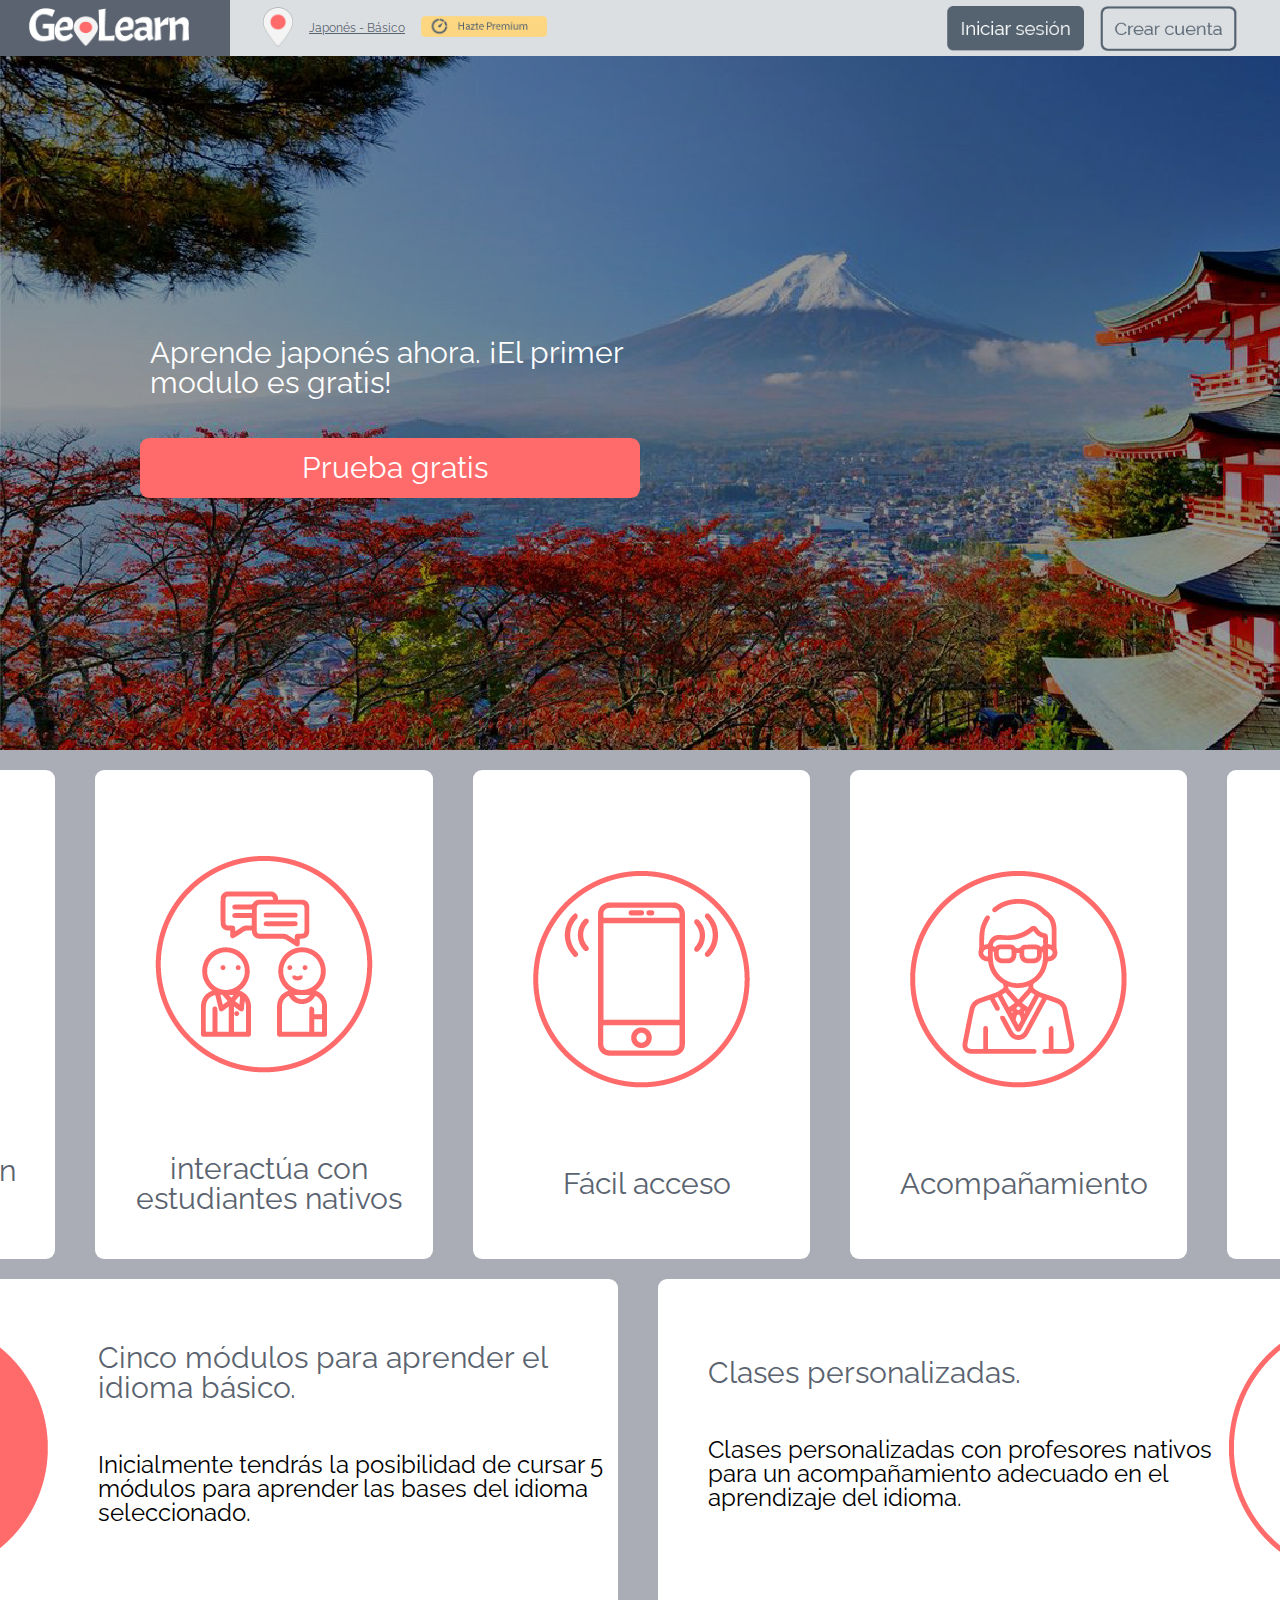
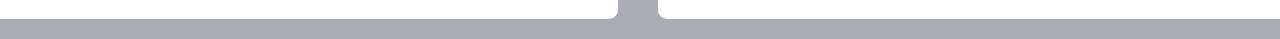
<file: Index.html>
<!DOCTYPE html>
<html lang="es">

<head>
    <meta charset="utf-8">
    <meta http-equiv="X-UA-Compatible" content="IE=edge">

    <meta name="viewport" content="width=device-width, initial-scale=1">
    <link rel="icon" type="image/x-icon" href="Imagenes/favicon.ico" />

    <link href="https://fonts.googleapis.com/css?family=Raleway" rel="stylesheet">
     <link rel="icon" type="image/x-icon" src="Imagenes/favicon.ico" />

    <link rel="stylesheet" href="https://maxcdn.bootstrapcdn.com/bootstrap/4.0.0-beta.2/css/bootstrap.min.css" integrity="sha384-PsH8R72JQ3SOdhVi3uxftmaW6Vc51MKb0q5P2rRUpPvrszuE4W1povHYgTpBfshb" crossorigin="anonymous">

    <title>Geolearn</title>
    <link rel="stylesheet" href="reset.css">
    <link rel="stylesheet" href="style.css">


    <script src="https://code.jquery.com/jquery-2.2.0.min.js"></script>
    <script src="https://code.highcharts.com/highcharts.js"></script>
    <script src="https://code.highcharts.com/modules/data.js"></script>
    <script src="js.js"></script>

    <script type="text/javascript">
        $(function() {
            $('.close').click(function() {
                $('.ad').css('display', 'none');
            })
        })
    </script>
</head>

<body>
    <div class="header">

        <div class="logo">
            <img src="Imagenes/logo.png" alt="" width="160px" height="38px">
        </div>

        <div class="idioma">
            <a href=""><img src="Imagenes/idio.png" alt="" width="30px" height="40px"></a>
            <a href="BasicoA.html"><span id="japo">Japonés - Básico</span></a>
            <a href=""><img src="Imagenes/botonPremiun.png" alt="" width="126px" height="21px"></a>
        </div>

        <div class="user">


            <a href="Lecciones.html"><img src="Imagenes/iniciarSesion.png" alt="" width="137px" height="45px"></a>
            <a href="Perfil.html"><img src="Imagenes/crearCuenta.png" alt="" width="137px" height="45px"></a>
        </div>
        <a href="#" class="nav-trigger"><span></span></a>
    </div>

    <div class="logoInicio">
        <div class="logo">
            <img src="Imagenes/logo.png" alt="" width="160px" height="38px" id="logo">
            <img src="Imagenes/ico.png" alt="" id="login">
        </div>
    </div>

    <div class="imagenInicio">
        <div class="contenidoInicio">
            <div class="textoImagenInicio">
                <h1>Aprende japonés ahora. ¡El primer modulo es gratis!</h1>
            </div>
            <div class="botonImagenInicio">
                <a href="Lecciones.html">
                    <div class="textoInicio">
                        <h1>Prueba gratis</h1>
                    </div>
                </a>
            </div>
        </div>
    </div>

    <div class="informacionInicio">
        <div class="informacionUno">
            <div class="informacion">
                <div class="imagenInfo">
                    <img src="Imagenes/chat.png">
                </div>
                <div>
                    <div class="line"></div>
                </div>
                <div class="textoInfo">
                    <h1>Conversatorios en foros </h1>
                </div>
            </div>
            <div class="informacion">
                <div class="imagenInfo">
                    <img src="Imagenes/hablando.png">
                </div>
                <div>
                    <div class="line"></div>
                </div>
                <div class="textoInfo">
                    <h1>interactúa con estudiantes nativos </h1>
                </div>
            </div>
            <div class="informacion">
                <div class="imagenInfo">
                    <img src="Imagenes/celular.png">
                </div>
                <div>
                    <div class="line"></div>
                </div>
                <div class="textoInfo">
                    <h1>Fácil acceso</h1>
                </div>
            </div>
            <div class="informacion">
                <div class="imagenInfo">
                    <img src="Imagenes/profesor.png">
                </div>
                <div>
                    <div class="line"></div>
                </div>
                <div class="textoInfo">
                    <h1>Acompañamiento </h1>
                </div>
            </div>
            <div class="informacion">
                <div class="imagenInfo">
                    <img src="Imagenes/diploma.png">
                </div>
                <div>
                    <div class="line"></div>
                </div>
                <div class="textoInfo">
                    <h1>Certificación</h1>
                </div>
            </div>
        </div>
        <div class="informacionUno">
            <div class="informacionDos">
                <div class="imagenInfoDos">
                    <img src="Imagenes/cinco.png">
                </div>
                <div class="textoInfoDos">
                    <div class="tituloInfoDos">
                        <h1>Cinco módulos para aprender el idioma básico.</h1>
                    </div>
                    <div>
                        <h2>Inicialmente tendrás la posibilidad de cursar 5 módulos para aprender las bases del idioma seleccionado.</h2>
                    </div>
                </div>
            </div>
            <div class="informacionDos">
                <div class="textoInfoDos">
                    <div class="tituloInfoDos">
                        <h1>Clases personalizadas.</h1>
                    </div>
                    <div>
                        <h2>Clases personalizadas con profesores nativos para un acompañamiento adecuado en el aprendizaje del idioma.</h2>
                    </div>
                </div>
                <div class="imagenInfoDos">
                    <img src="Imagenes/profesorDos.png">
                </div>
            </div>

        </div>
    </div>

</body>

</html>
</file>
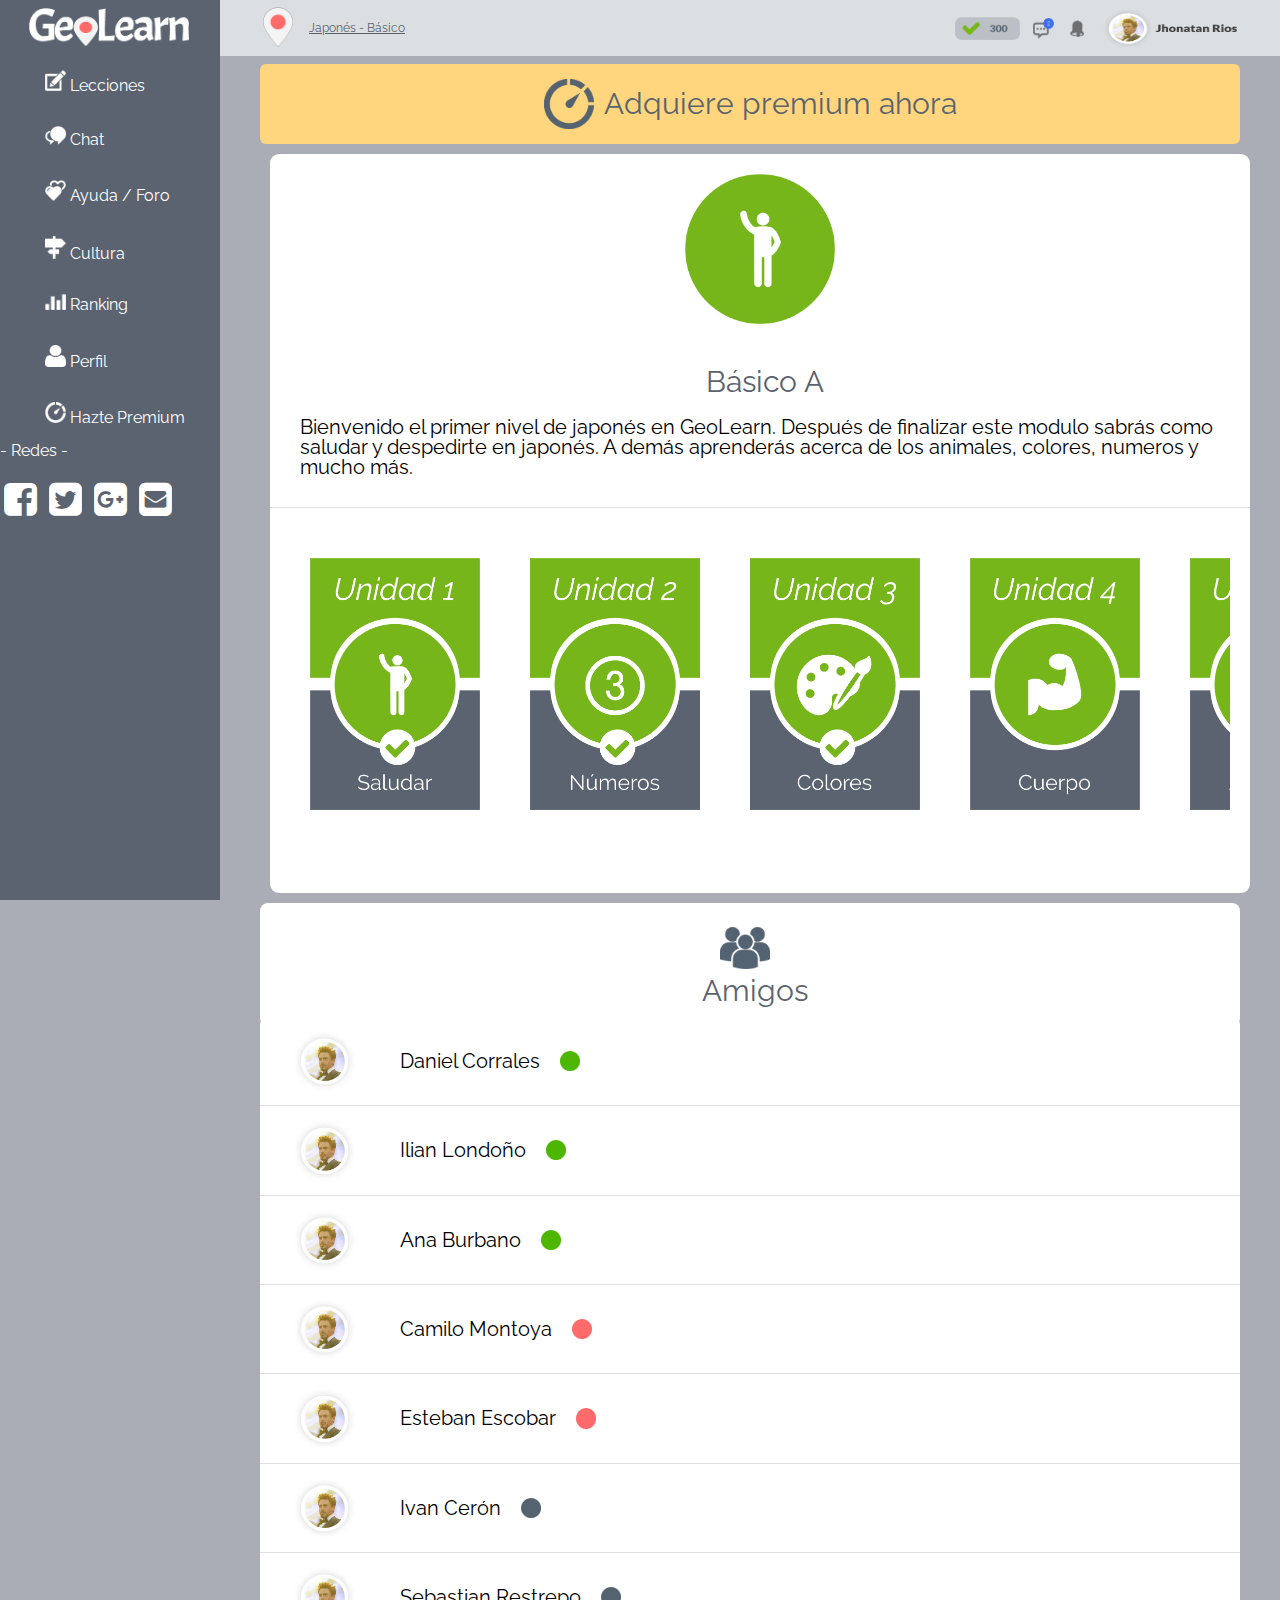
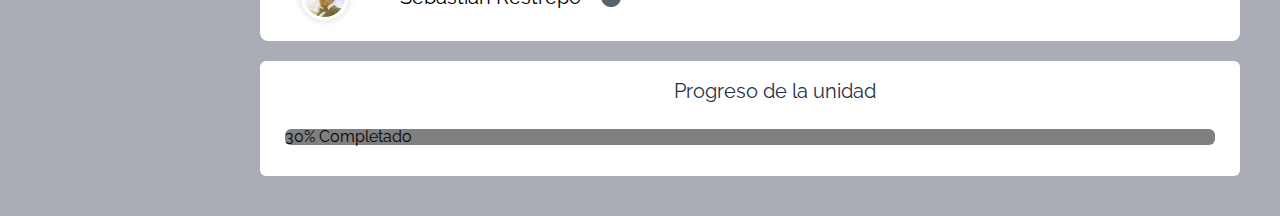
<file: BasicoA.html>
<!DOCTYPE html>
<html lang="es">

<head>
    <meta charset="utf-8">
    <meta http-equiv="X-UA-Compatible" content="IE=edge">

    <meta name="viewport" content="width=device-width, initial-scale=1">
	<link rel="icon" type="image/x-icon" href="Imagenes/favicon.ico" />

    <link href="https://fonts.googleapis.com/css?family=Raleway" rel="stylesheet">

    <link rel="stylesheet" href="https://maxcdn.bootstrapcdn.com/bootstrap/4.0.0-beta.2/css/bootstrap.min.css" integrity="sha384-PsH8R72JQ3SOdhVi3uxftmaW6Vc51MKb0q5P2rRUpPvrszuE4W1povHYgTpBfshb" crossorigin="anonymous">
    <link href="//maxcdn.bootstrapcdn.com/font-awesome/4.1.0/css/font-awesome.min.css" rel="stylesheet">
    <link href="https://maxcdn.bootstrapcdn.com/bootstrap/3.3.5/css/bootstrap.min.css" rel="stylesheet" integrity="sha256-MfvZlkHCEqatNoGiOXveE8FIwMzZg4W85qfrfIFBfYc= sha512-dTfge/zgoMYpP7QbHy4gWMEGsbsdZeCXz7irItjcC3sPUFtf0kuFbDz/ixG7ArTxmDjLXDmezHubeNikyKGVyQ==" crossorigin="anonymous">

    <title>Geolearn</title>
    <link rel="stylesheet" href="reset.css">
    <link rel="stylesheet" href="style.css">

    <script src="https://code.jquery.com/jquery-2.2.0.min.js"></script>
    <script src="https://code.highcharts.com/highcharts.js"></script>
    <script src="https://code.highcharts.com/modules/data.js"></script>
    <script src="js.js"></script>

    <script type="text/javascript">
        $(function() {
            $('.close').click(function() {
                $('.ad').css('display', 'none');
            })
        })
    </script>

</head>

<body>

    <div class="header">

        <div class="logo">
            <a href="Index.html"><img src="Imagenes/logo.png" alt="" width="160px" height="38px"></a>
        </div>

        <div class="idioma">
            <a href=""><img src="Imagenes/idio.png" alt="" width="30px" height="40px"></a>
            <a href="BasicoA.html"><span id="japo">Japonés - Básico</span></a>
        </div>

        <div class="user">
            <img src="Imagenes/puntaje.png" alt="" width="65px" height="23px" class="punt">
            <a href=""><img src="Imagenes/notiChat.png" alt="" width="21px" height="21px"></a>
            <a href=""><img src="Imagenes/notifi.png" alt="" width="14px" height="17px"></a>
            <a href="Perfil.html"><img src="Imagenes/user.png" alt="" width="137px" height="45px"></a>
        </div>
        <a href="#" class="nav-trigger"><span></span></a>
    </div>

    <div class="side-nav">
        <div class="logo">
            <a href="Index.html"><img src="Imagenes/logo.png" alt="" width="160px" height="38px" id="logo"></a>
            <a href="Index.html"><img src="Imagenes/ico.png" alt="" id="login"></a>
        </div>
        <nav>
            <ul>
                <li>
                    <a href="Lecciones.html">
							<span><img src="Imagenes/icoLecc.png" alt="" width="21px"></span>
							<span>Lecciones</span>
						</a>
                    <ul>
                        <li><a href="BasicoA.html"><span class="submenu">Básico A</span></a></li>
                        <li><a href="BasicoA.html"><span class="submenu">Básico B</span></a></li>
                        <li><a href="BasicoA.html"><span class="submenu">Intermedio A</span></a></li>
                        <li><a href="BasicoA.html"><span class="submenu">Intermedio B</span></a></li>
                        <li><a href="BasicoA.html"><span class="submenu">Avanzado</span></a></li>
                    </ul>
                </li>
                <li>
                    <a href="#">
							<span><img src="Imagenes/icoChat.png" alt="" width="21px"></span>
							<span>Chat</span>
						</a>
                </li>
                <li>
                    <a href="#">
							<span><img src="Imagenes/icoAyu.png" alt="" width="21px"></span>
							<span>Ayuda / Foro</span>
						</a>
                </li>
                <li>
                    <a href="#">
							<span><img src="Imagenes/icoCult.png" alt="" width="21px"></span>
							<span>Cultura</span>
						</a>
                </li>
                <li>
                    <a href="#">
							<span><img src="Imagenes/icoRank.png" alt="" width="21px"></span>
							<span>Ranking</span>
						</a>
                </li>
                <li>
                    <a href="Perfil.html">
							<span><img src="Imagenes/icoUser.png" alt="" width="21px"></span>
							<span>Perfil</span>
						</a>
                </li>
                <li>
                    <a href="#">
							<span><img src="Imagenes/icoPrem.png" alt="" width="21px"></span>
							<span>Hazte Premium</span>
						</a>
                </li>
            </ul>
        </nav>
        <div class="line"></div>
        <footer>
            <div class="text-center center-block">
                <p class="txt-railway">- Redes -</p>
                <br />
                <a href="https://www.facebook.com/bootsnipp"><i id="social-fb" class="fa fa-facebook-square fa-3x social"></i></a>
                <a href="https://twitter.com/bootsnipp"><i id="social-tw" class="fa fa-twitter-square fa-3x social"></i></a>
                <a href="https://plus.google.com/+Bootsnipp-page"><i id="social-gp" class="fa fa-google-plus-square fa-3x social"></i></a>
                <a href="mailto:bootsnipp@gmail.com"><i id="social-em" class="fa fa-envelope-square fa-3x social"></i></a>
            </div>
        </footer>

    </div>

    <div class="main-content">


        <div class="premium">
            <div class="tituloprog">
                <img src="Imagenes/reloj.png" alt="" width="50px">

                <h1 class="premiumTitulo">Adquiere premium ahora</h1>


            </div>

        </div>


        <div class="row">
            <div class="col-sm-8">
                <div class="nivelBasico">
                    <div class="tituloOrden">
                        <div class="imagenTitulo">
                            <img src="Imagenes/lecci1.png" alt="" width="150px">
                        </div>
                        <div class="imagenTitulo">
                            <h1>Básico A</h1>

                        </div>
                        <div class="textoTitulo">
                            <h2>Bienvenido el primer nivel de japonés en GeoLearn. Después de finalizar este modulo sabrás como saludar y despedirte en japonés. A demás aprenderás acerca de los animales, colores, numeros y mucho más. </h2>
                        </div>
                    </div>
                    <div class="line"></div>
                    <div class="contenidoOrden">
                        <div class="elementosContenido">
                            <div class="elementoIni">
                                <a href=""><img src="Imagenes/bA1.png" alt="" width="170px"  class="uni"></a>
                            </div>
                            <div class="elemento">
                                <a href=""><img src="Imagenes/bA2.png" alt="" width="170px"  class="uni"></a>
                            </div>
                            <div class="elemento">
                                <a href=""><img src="Imagenes/bA3.png" alt="" width="170px"  class="uni"></a>
                            </div>
                            <div class="elemento">
                                <a href=""><img src="Imagenes/bA4.png" alt="" width="170px"  class="uni"></a>
                            </div>
                            <div class="elemento">
                                <a href=""><img src="Imagenes/bA5.png" alt="" width="170px"  class="uni"></a>
                            </div>
                            <div class="elementoFinal">
                                <a href=""><img src="Imagenes/bA6.png" alt="" width="170px"  class="uni"></a>
                            </div>
                        </div>
                    </div>
                </div>
            </div>
            <div class="col-sm-4">
                <div class="amigos">
                    <div class="divImagen">
                        <img src="Imagenes/amigos.png" alt="" width="50px">
                    </div>
                    <span>
                     <h1>Amigos</h1>
                        </span>
                </div>
                <div class="line"></div>
                <div class="scrolleando">
                    <div class="amiguitos">
                        <div class="fotito">
                            <img src="Imagenes/userRan.png" alt="" width="70px">
                        </div>

                        <h5 class="nomb">Daniel Corrales</h5>

                        <div class="conectado">
                            <img src="Imagenes/verde.png" alt="" width="20px">
                        </div>

                    </div>
                    <div class="line"></div>
                    <div class="amiguitos">
                        <div class="fotito">
                            <img src="Imagenes/userRan.png" alt="" width="70px">
                        </div>

                        <h5 class="nomb">Ilian Londoño</h5>

                        <div class="conectado">
                            <img src="Imagenes/verde.png" alt="" width="20px">
                        </div>
                    </div>
                    <div class="line"></div>
                    <div class="amiguitos">
                        <div class="fotito">
                            <img src="Imagenes/userRan.png" alt="" width="70px">
                        </div>

                        <h2 class="nomb">Ana Burbano</h2>

                        <div class="conectado">
                            <img src="Imagenes/verde.png" alt="" width="20px">
                        </div>
                    </div>

                    <div class="line"></div>
                    <div class="amiguitos">
                        <div class="fotito">
                            <img src="Imagenes/userRan.png" alt="" width="70px">
                        </div>

                        <h2 class="nomb">Camilo Montoya</h2>

                        <div class="conectado">
                            <img src="Imagenes/rojo.png" alt="" width="20px">
                        </div>
                    </div>

                    <div class="line"></div>
                    <div class="amiguitos">
                        <div class="fotito">
                            <img src="Imagenes/userRan.png" alt="" width="70px">
                        </div>

                        <h2 class="nomb">Esteban Escobar</h2>

                        <div class="conectado">
                            <img src="Imagenes/rojo.png" alt="" width="20px">
                        </div>
                    </div>
                    <div class="line"></div>
                    <div class="amiguitos">
                        <div class="fotito">
                            <img src="Imagenes/userRan.png" alt="" width="70px">
                        </div>

                        <h2 class="nomb">Ivan Cerón</h2>

                        <div class="conectado">
                            <img src="Imagenes/gris.png" alt="" width="20px">
                        </div>
                    </div>
                    <div class="line"></div>
                    <div class="amiguitos">
                        <div class="fotito">
                            <img src="Imagenes/userRan.png" alt="" width="70px">
                        </div>

                        <h2 class="nomb">Sebastian Restrepo</h2>

                        <div class="conectado">
                            <img src="Imagenes/gris.png" alt="" width="20px">
                        </div>
                    </div>
                </div>
            </div>
            <div class="col-sm-12">
                <div class="progreso">
                    <div class="tituloprog">
                        <h2 class="nombre">Progreso de la unidad</h2>
                    </div>
                    <div class="barra">
                        <div class="progressBar">
                            <div class="progress-bar progress-bar-success" role="progressbar" aria-valuenow="40" aria-valuemin="0" aria-valuemax="100" style="width:40%">
                                30% Completado
                            </div>
                        </div>
                    </div>


                </div>
            </div>

        </div>
    </div>

</body>

</html>
</file>
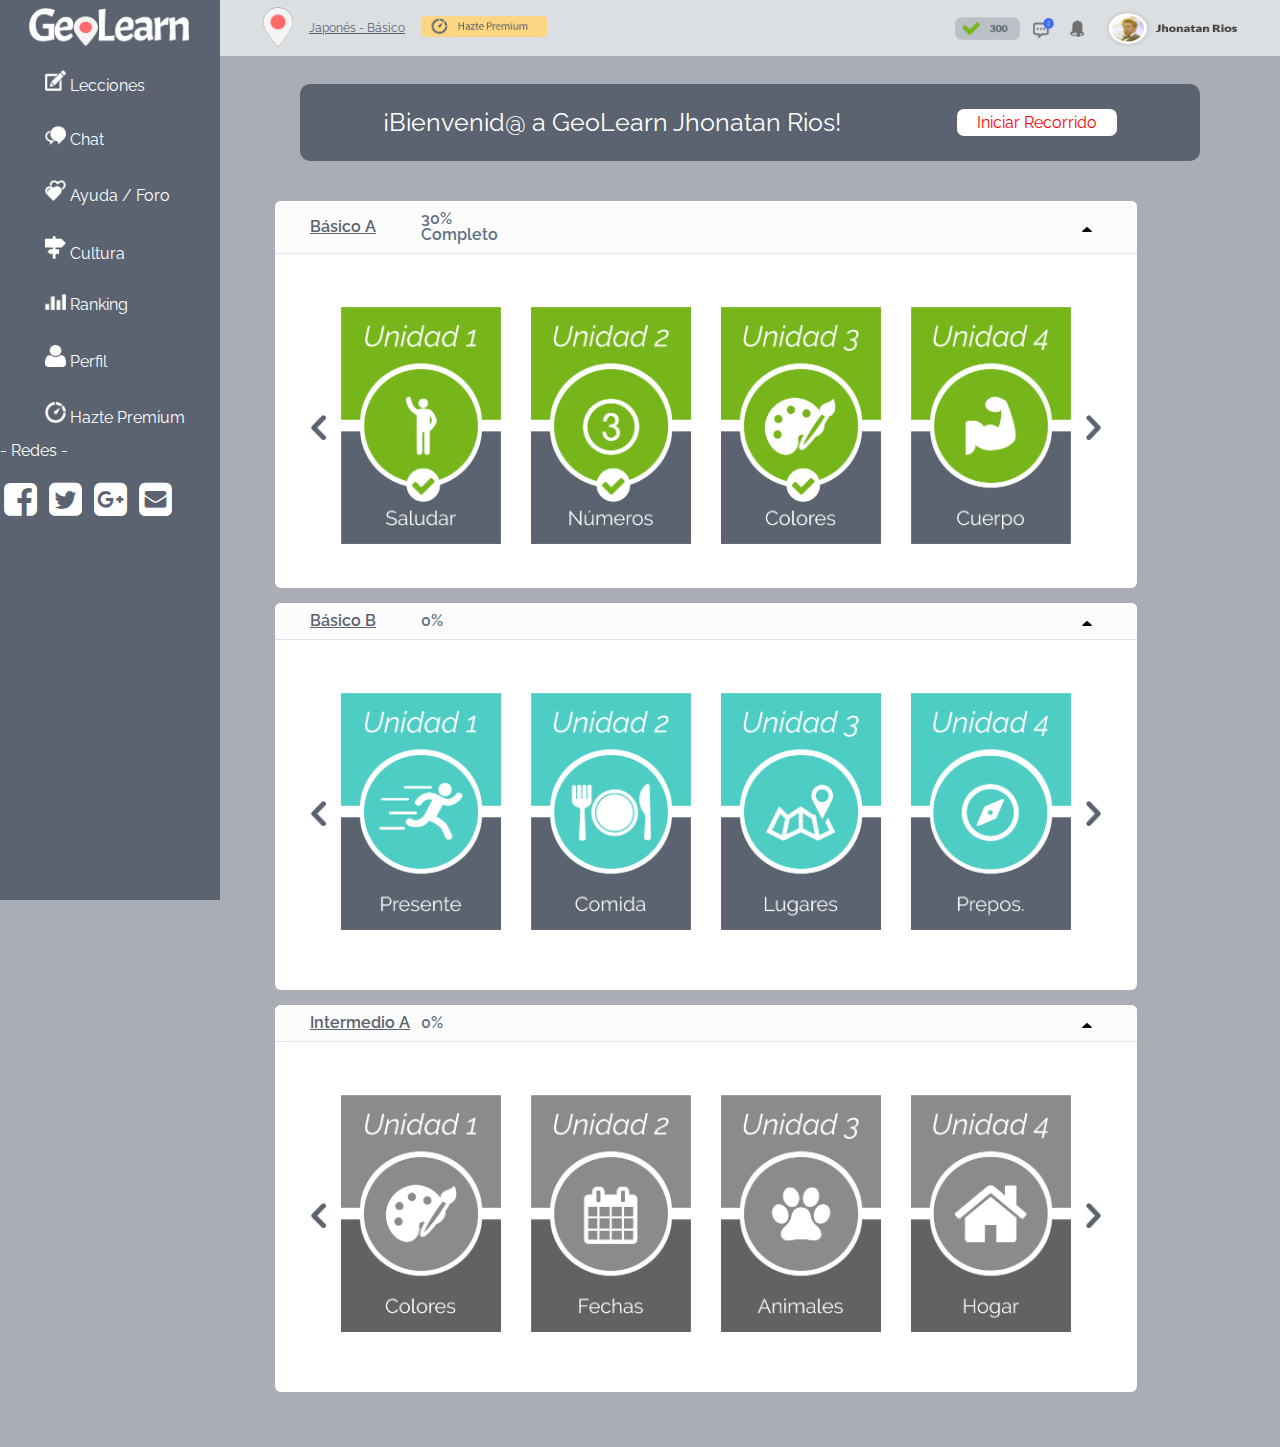
<file: Lecciones.html>
<!DOCTYPE html>
<html lang="es">

<head>
    <meta charset="utf-8">
    <meta http-equiv="X-UA-Compatible" content="IE=edge">

    <meta name="viewport" content="width=device-width, initial-scale=1">

    <link href="https://fonts.googleapis.com/css?family=Raleway" rel="stylesheet">
    <link rel="icon" type="image/x-icon" href="Imagenes/favicon.ico" />

    <link rel="stylesheet" href="https://maxcdn.bootstrapcdn.com/bootstrap/4.0.0-beta.2/css/bootstrap.min.css" integrity="sha384-PsH8R72JQ3SOdhVi3uxftmaW6Vc51MKb0q5P2rRUpPvrszuE4W1povHYgTpBfshb" crossorigin="anonymous">
    <link href="//maxcdn.bootstrapcdn.com/font-awesome/4.1.0/css/font-awesome.min.css" rel="stylesheet">
    <link href="https://maxcdn.bootstrapcdn.com/bootstrap/3.3.5/css/bootstrap.min.css" rel="stylesheet" integrity="sha256-MfvZlkHCEqatNoGiOXveE8FIwMzZg4W85qfrfIFBfYc= sha512-dTfge/zgoMYpP7QbHy4gWMEGsbsdZeCXz7irItjcC3sPUFtf0kuFbDz/ixG7ArTxmDjLXDmezHubeNikyKGVyQ==" crossorigin="anonymous">

    <title>Geolearn</title>
    <link rel="stylesheet" href="reset.css">
    <link rel="stylesheet" href="style.css">


    <script src="https://code.jquery.com/jquery-2.2.0.min.js"></script>
    <script src="https://code.highcharts.com/highcharts.js"></script>
    <script src="https://code.highcharts.com/modules/data.js"></script>
    <script src="js.js"></script>

    <script type="text/javascript">
        $(function() {
            $('.close').click(function() {
                $('.ad').css('display', 'none');
            })
        })
    </script>
</head>

<body>
    <div class="header">

        <div class="logo">
            <a href="Index.html"><img src="Imagenes/logo.png" alt="" width="160px" height="38px"></a>
        </div>

        <div class="idioma">
            <a href=""><img src="Imagenes/idio.png" alt="" width="30px" height="40px"></a>
            <a href="BasicoA.html"><span id="japo">Japonés - Básico</span></a>
            <a href=""><img src="Imagenes/botonPremiun.png" alt="" width="126px" height="21px"></a>
        </div>

        <div class="user">
            <img src="Imagenes/puntaje.png" alt="" width="65px" height="23px" class="punt">
            <a href=""><img src="Imagenes/notiChat.png" alt="" width="21px" height="21px"></a>
            <a href=""><img src="Imagenes/notifi.png" alt="" width="14px" height="17px"></a>
            <a href="Perfil.html"><img src="Imagenes/user.png" alt="" width="137px" height="45px"></a>
        </div>
        <a href="#" class="nav-trigger"><span></span></a>
    </div>

    <div class="side-nav">
        <div class="logo">
            <a href="Index.html"><img src="Imagenes/logo.png" alt="" width="160px" height="38px" id="logo"></a>
            <a href="Index.html"><img src="Imagenes/ico.png" alt="" id="login"></a>
        </div>
        <nav>
            <ul>
                <li>
                    <a href="Lecciones.html">
							<span><img src="Imagenes/icoLecc.png" alt="" width="21px"></span>
							<span>Lecciones</span>
						</a>
                    <ul>
                        <li><a href="BasicoA.html"><span class="submenu">Básico A</span></a></li>
                        <li><a href="BasicoA.html"><span class="submenu">Básico B</span></a></li>
                        <li><a href="BasicoA.html"><span class="submenu">Intermedio A</span></a></li>
                        <li><a href="BasicoA.html"><span class="submenu">Intermedio B</span></a></li>
                        <li><a href="BasicoA.html"><span class="submenu">Avanzado</span></a></li>
                    </ul>
                </li>
                <li>
                    <a href="#">
							<span><img src="Imagenes/icoChat.png" alt="" width="21px"></span>
							<span>Chat</span>
						</a>
                </li>
                <li>
                    <a href="#">
							<span><img src="Imagenes/icoAyu.png" alt="" width="21px"></span>
							<span>Ayuda / Foro</span>
						</a>
                </li>
                <li>
                    <a href="#">
							<span><img src="Imagenes/icoCult.png" alt="" width="21px"></span>
							<span>Cultura</span>
						</a>
                </li>
                <li>
                    <a href="#">
							<span><img src="Imagenes/icoRank.png" alt="" width="21px"></span>
							<span>Ranking</span>
						</a>
                </li>
                <li>
                    <a href="Perfil.html">
							<span><img src="Imagenes/icoUser.png" alt="" width="21px"></span>
							<span>Perfil</span>
						</a>
                </li>
                <li>
                    <a href="#">
							<span><img src="Imagenes/icoPrem.png" alt="" width="21px"></span>
							<span>Hazte Premium</span>
						</a>
                </li>
            </ul>
        </nav>
        <div class="line"></div>
        <footer>
            <div class="text-center center-block">
                <p class="txt-railway">- Redes -</p>
                <br />
                <a href="https://www.facebook.com/bootsnipp"><i id="social-fb" class="fa fa-facebook-square fa-3x social"></i></a>
                <a href="https://twitter.com/bootsnipp"><i id="social-tw" class="fa fa-twitter-square fa-3x social"></i></a>
                <a href="https://plus.google.com/+Bootsnipp-page"><i id="social-gp" class="fa fa-google-plus-square fa-3x social"></i></a>
                <a href="mailto:bootsnipp@gmail.com"><i id="social-em" class="fa fa-envelope-square fa-3x social"></i></a>
            </div>
        </footer>

    </div>

    <div class="main-content">
        <div class="container">
            <div class="row">
                <div class="main">

                    <div>
                        <div class="bienve">
                            <spam>
                                <h3 class="bien">¡Bienvenid@ a GeoLearn Jhonatan Rios!</h3>
                            </spam>
                            <div>
                                <div class="boton">Iniciar Recorrido</div>
                            </div>
                        </div>
                    </div>

                    <div class="widget">
                        <div class="title">
                            <h2 class="titu"><a href="BasicoA.html">Básico A</a></h2>
                            <div class="progress">
                                <div class="progress-bar progress-bar-success" role="progressbar" aria-valuenow="40" aria-valuemin="0" aria-valuemax="100" style="width:30%">
                                    30% Completo
                                </div>
                            </div>
                            <div class="mas">
                                <img src="Imagenes/masLecc.png" alt="" width="10px" height="5px">
                            </div>
                        </div>
                        <div class="leccion">
                            <img src="Imagenes/left.png" alt="" width="15px" height="25px">
                            <a href=""><img src="Imagenes/bA1.png" alt="" width="160px" height="237px" class="uni"></a>
                            <a href="" id="lecci2"><img src="Imagenes/bA2.png" alt="" width="160px" height="237px" class="uni"></a>
                            <a href="" id="lecci3"><img src="Imagenes/bA3.png" alt="" width="160px" height="237px" class="uni"></a>
                            <a href="" id="lecci4"><img src="Imagenes/bA4.png" alt="" width="160px" height="237px" class="uni"></a>
                            <img src="Imagenes/right.png" alt="" width="15px" height="25px">
                        </div>
                    </div>

                    <div class="widget">
                        <div class="title">
                            <h2 class="titu"><a href="perfil.html">Básico B</a></h2>
                            <div class="progress">
                                <div class="progress-bar progress-bar-success" role="progressbar" aria-valuenow="0" aria-valuemin="0" aria-valuemax="100" style="width:8%">
                                    0%
                                </div>
                            </div>
                            <div class="mas">
                                <img src="Imagenes/masLecc.png" alt="" width="10px" height="5px">
                            </div>
                        </div>
                        <div class="leccion">
                            <img src="Imagenes/left.png" alt="" width="15px" height="25px">
                            <a href=""><img src="Imagenes/bB1.png" alt="" width="160px" height="237px" class="uni"></a>
                            <a href="" id="lecci2"><img src="Imagenes/bB2.png" alt="" width="160px" height="237px" class="uni"></a>
                            <a href="" id="lecci3"><img src="Imagenes/bB3.png" alt="" width="160px" height="237px" class="uni"></a>
                            <a href="" id="lecci4"><img src="Imagenes/bB4.png" alt="" width="160px" height="237px" class="uni"></a>
                            <img src="Imagenes/right.png" alt="" width="15px" height="25px">
                        </div>
                    </div>

                    <div class="widget">
                        <div class="title">
                            <h2 class="titu"><a href="perfil.html">Intermedio A</a></h2>
                            <div class="progress">
                                <div class="progress-bar progress-bar-success" role="progressbar" aria-valuenow="0" aria-valuemin="0" aria-valuemax="100" style="width:8%">
                                    0%
                                </div>
                            </div>
                            <div class="mas">
                                <img src="Imagenes/masLecc.png" alt="" width="10px" height="5px">
                            </div>
                        </div>
                        <div class="leccion">
                            <img src="Imagenes/left.png" alt="" width="15px" height="25px">
                            <a href=""><img src="Imagenes/iA1.png" alt="" width="160px" height="237px" class="uni"></a>
                            <a href="" id="lecci2"><img src="Imagenes/iA2.png" alt="" width="160px" height="237px" class="uni"></a>
                            <a href="" id="lecci3"><img src="Imagenes/iA3.png" alt="" width="160px" height="237px" class="uni"></a>
                            <a href="" id="lecci4"><img src="Imagenes/iA4.png" alt="" width="160px" height="237px" class="uni"></a>
                            <img src="Imagenes/right.png" alt="" width="15px" height="25px">
                        </div>
                    </div>
                </div>
            </div>
        </div>
    </div>

</body>

</html>
</file>
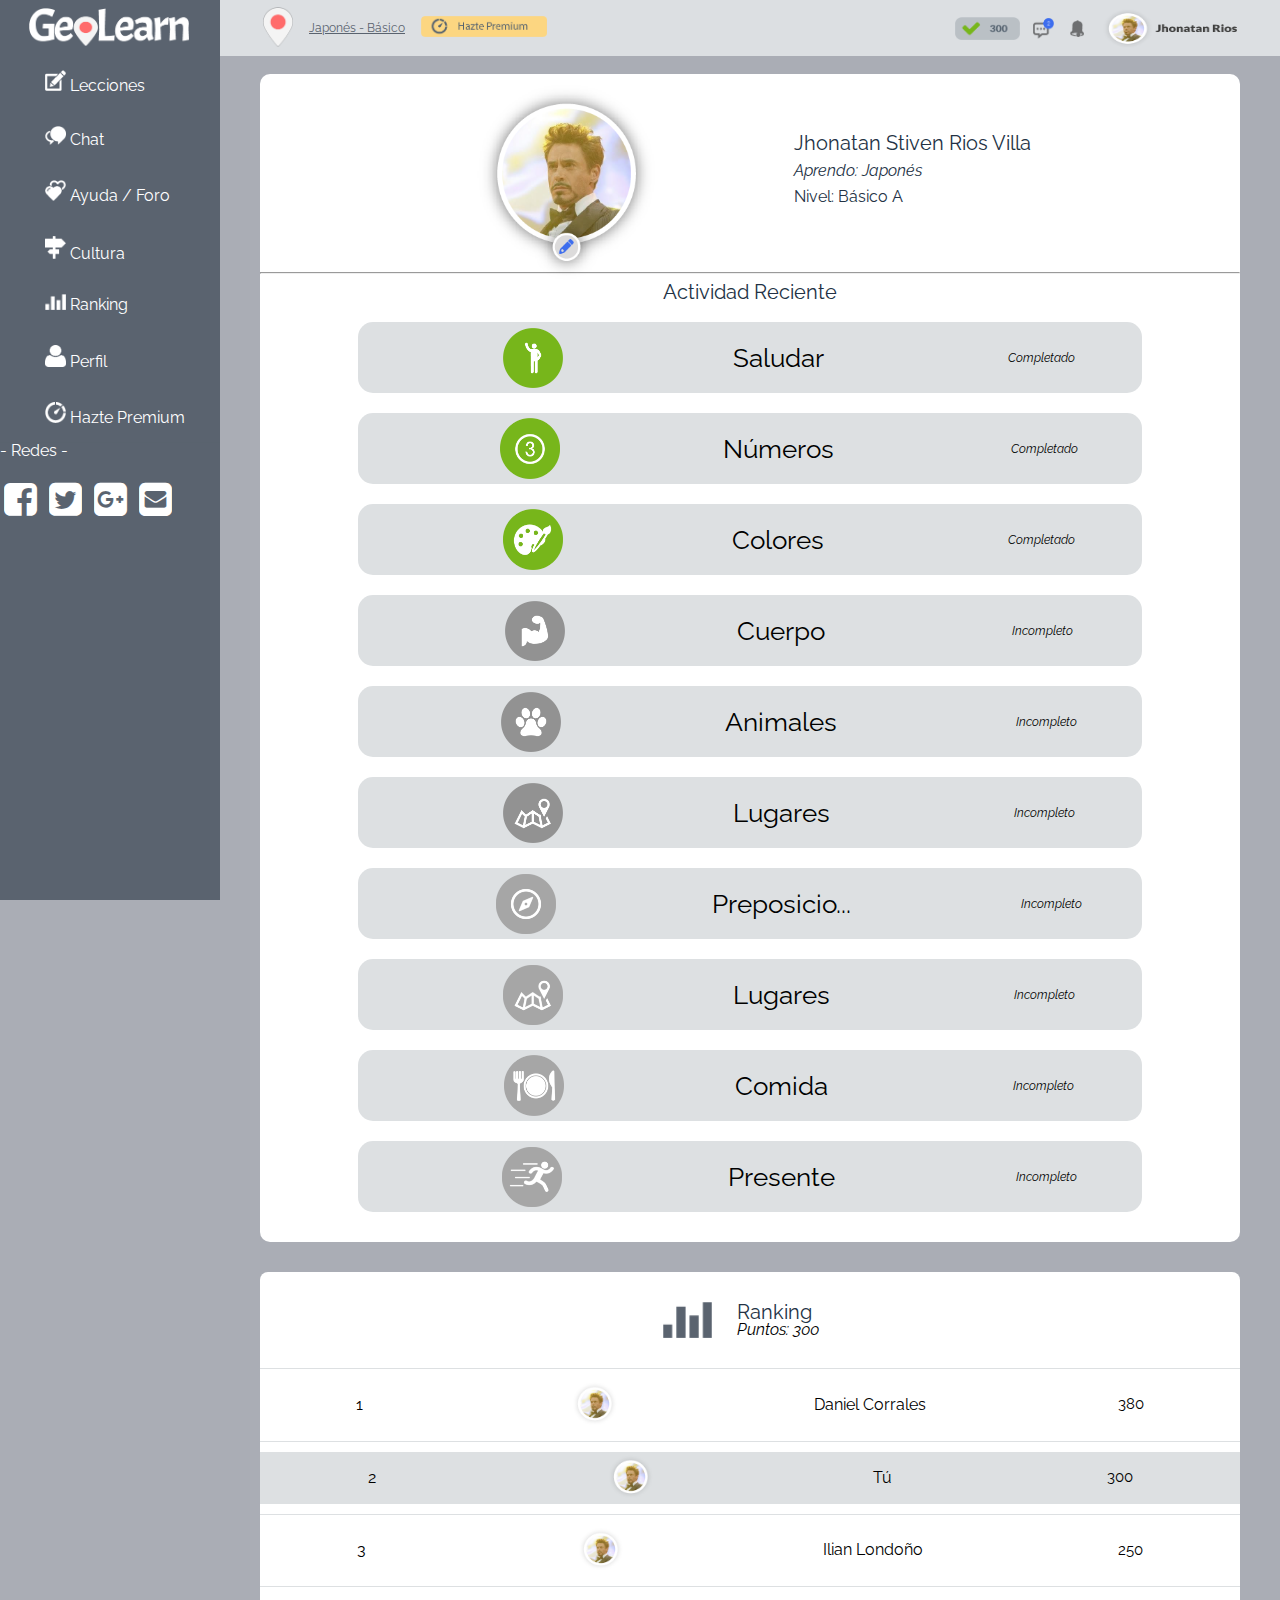
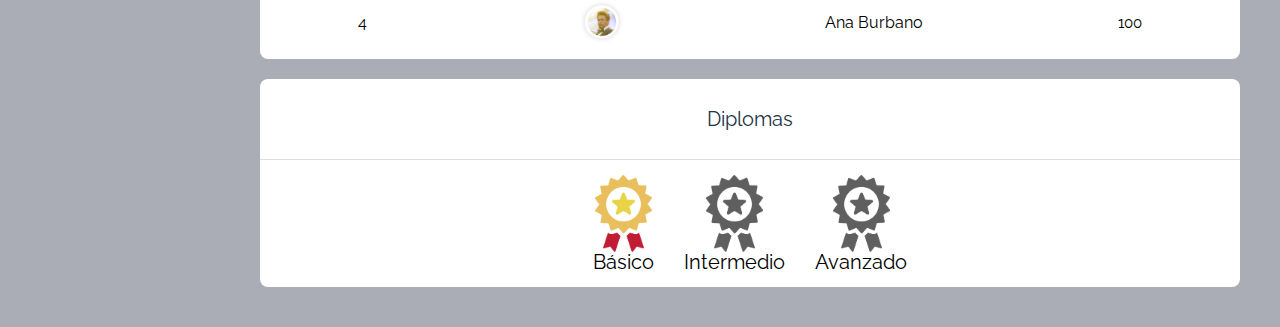
<file: Perfil.html>
<!DOCTYPE html>
<html lang="es">

<head>
    <meta charset="utf-8">
    <meta http-equiv="X-UA-Compatible" content="IE=edge">

    <meta name="viewport" content="width=device-width, initial-scale=1">

    <link href="https://fonts.googleapis.com/css?family=Raleway" rel="stylesheet">
    <link rel="icon" type="image/x-icon" href="Imagenes/favicon.ico" />

    <link rel="stylesheet" href="https://maxcdn.bootstrapcdn.com/bootstrap/4.0.0-beta.2/css/bootstrap.min.css" integrity="sha384-PsH8R72JQ3SOdhVi3uxftmaW6Vc51MKb0q5P2rRUpPvrszuE4W1povHYgTpBfshb" crossorigin="anonymous">
    <link href="//maxcdn.bootstrapcdn.com/font-awesome/4.1.0/css/font-awesome.min.css" rel="stylesheet">
    <link href="https://maxcdn.bootstrapcdn.com/bootstrap/3.3.5/css/bootstrap.min.css" rel="stylesheet" integrity="sha256-MfvZlkHCEqatNoGiOXveE8FIwMzZg4W85qfrfIFBfYc= sha512-dTfge/zgoMYpP7QbHy4gWMEGsbsdZeCXz7irItjcC3sPUFtf0kuFbDz/ixG7ArTxmDjLXDmezHubeNikyKGVyQ==" crossorigin="anonymous">

    <title>Geolearn</title>
    <link rel="stylesheet" href="reset.css">
    <link rel="stylesheet" href="style.css">

    <script src="https://code.jquery.com/jquery-2.2.0.min.js"></script>
    <script src="https://code.highcharts.com/highcharts.js"></script>
    <script src="https://code.highcharts.com/modules/data.js"></script>
    <script src="js.js"></script>

    <script type="text/javascript">
        $(function() {
            $('.close').click(function() {
                $('.ad').css('display', 'none');
            })
        })
    </script>

</head>

<body>

    <div class="header">

        <div class="logo">
            <a href="Index.html"><img src="Imagenes/logo.png" alt="" width="160px" height="38px"></a>
        </div>

        <div class="idioma">
            <a href=""><img src="Imagenes/idio.png" alt="" width="30px" height="40px"></a>
            <a href="BasicoA.html"><span id="japo">Japonés - Básico</span></a>
            <a href=""><img src="Imagenes/botonPremiun.png" alt="" width="126px" height="21px"></a>
        </div>

        <div class="user">
            <img src="Imagenes/puntaje.png" alt="" width="65px" height="23px" class="punt">
            <a href=""><img src="Imagenes/notiChat.png" alt="" width="21px" height="21px"></a>
            <a href=""><img src="Imagenes/notifi.png" alt="" width="14px" height="17px"></a>
            <a href="Perfil.html"><img src="Imagenes/user.png" alt="" width="137px" height="45px"></a>
        </div>
        <a href="#" class="nav-trigger"><span></span></a>
    </div>

    <div class="side-nav">
        <div class="logo">
            <a href="Index.html"><img src="Imagenes/logo.png" alt="" width="160px" height="38px" id="logo"></a>
            <a href="Index.html"><img src="Imagenes/ico.png" alt="" id="login"></a>
        </div>
        <nav>
            <ul>
                <li>
                    <a href="Lecciones.html">
							<span><img src="Imagenes/icoLecc.png" alt="" width="21px"></span>
							<span>Lecciones</span>
						</a>
                    <ul>
                        <li><a href="BasicoA.html"><span class="submenu">Básico A</span></a></li>
                        <li><a href="BasicoA.html"><span class="submenu">Básico B</span></a></li>
                        <li><a href="BasicoA.html"><span class="submenu">Intermedio A</span></a></li>
                        <li><a href="BasicoA.html"><span class="submenu">Intermedio B</span></a></li>
                        <li><a href="BasicoA.html"><span class="submenu">Avanzado</span></a></li>
                    </ul>
                </li>
                <li>
                    <a href="#">
							<span><img src="Imagenes/icoChat.png" alt="" width="21px"></span>
							<span>Chat</span>
						</a>
                </li>
                <li>
                    <a href="#">
							<span><img src="Imagenes/icoAyu.png" alt="" width="21px"></span>
							<span>Ayuda / Foro</span>
						</a>
                </li>
                <li>
                    <a href="#">
							<span><img src="Imagenes/icoCult.png" alt="" width="21px"></span>
							<span>Cultura</span>
						</a>
                </li>
                <li>
                    <a href="#">
							<span><img src="Imagenes/icoRank.png" alt="" width="21px"></span>
							<span>Ranking</span>
						</a>
                </li>
                <li>
                    <a href="Perfil.html">
							<span><img src="Imagenes/icoUser.png" alt="" width="21px"></span>
							<span>Perfil</span>
						</a>
                </li>
                <li>
                    <a href="#">
							<span><img src="Imagenes/icoPrem.png" alt="" width="21px"></span>
							<span>Hazte Premium</span>
						</a>
                </li>
            </ul>
        </nav>
        <div class="line"></div>
        <footer>
            <div class="text-center center-block">
                <p class="txt-railway">- Redes -</p>
                <br />
                <a href="https://www.facebook.com/bootsnipp"><i id="social-fb" class="fa fa-facebook-square fa-3x social"></i></a>
                <a href="https://twitter.com/bootsnipp"><i id="social-tw" class="fa fa-twitter-square fa-3x social"></i></a>
                <a href="https://plus.google.com/+Bootsnipp-page"><i id="social-gp" class="fa fa-google-plus-square fa-3x social"></i></a>
                <a href="mailto:bootsnipp@gmail.com"><i id="social-em" class="fa fa-envelope-square fa-3x social"></i></a>
            </div>
        </footer>

    </div>

    <div class="main-content">
        <div class="row">
            <div class="col-sm-8">
                <div class="perfil">
                    <div class="user-descrip">
                        <div class="foto">
                            <img src="Imagenes/fotoUser.png" alt="" width="70%">
                        </div>

                        <div class="nombre">
                            <span>
                         <h2>Jhonatan Stiven Rios Villa</h2>
                           <h3 class="italic">Aprendo: Japonés</h3>
                           <h4>
                               Nivel: Básico A
                           </h4>
                            </span>
                        </div>
                    </div>
                    <hr>
                    <div class="terminado">
                        <div class="nombre">
                            <span>
                             <h2>Actividad Reciente
                                </h2>
                            </span>
                        </div>

                        <div class="ct">
                            <div class="lecci">
                                <img src="Imagenes/lecci1.png" alt="" width="60px">
                            </div>
                            <h2 class="text-lecc">Saludar</h2>
                            <h3 class="italic-text">Completado</h3>
                        </div>
                        <div class="ct">
                            <div class="lecci">
                                <img src="Imagenes/lecci2.png" alt="" width="60px">
                            </div>
                            <h2 class="text-lecc">Números</h2>
                            <h3 class="italic-text">Completado</h3>
                        </div>
                        <div class="ct">
                            <div class="lecci">
                                <img src="Imagenes/lecci3.png" alt="" width="60px">
                            </div>
                            <h2 class="text-lecc">Colores</h2>
                            <h3 class="italic-text">Completado</h3>
                        </div>
                        <div class="ct">
                            <div class="lecci">
                                <img src="Imagenes/lecci4.png" alt="" width="60px">
                            </div>
                            <h2 class="text-lecc">Cuerpo</h2>
                            <h3 class="italic-text">Incompleto</h3>
                        </div>
                        <div class="ct">
                            <div class="lecci">
                                <img src="Imagenes/lecci5.png" alt="" width="60px">
                            </div>
                            <h2 class="text-lecc">Animales</h2>
                            <h3 class="italic-text">Incompleto</h3>
                        </div>
                        <div class="ct">
                            <div class="lecci">
                                <img src="Imagenes/lecci6.png" alt="" width="60px">
                            </div>
                            <h2 class="text-lecc">Lugares</h2>
                            <h3 class="italic-text">Incompleto</h3>
                        </div>
                        <div class="ct">
                            <div class="lecci">
                                <img src="Imagenes/lecci7.png" alt="" width="60px">
                            </div>
                            <h2 class="text-lecc">Preposicio...</h2>
                            <h3 class="italic-text">Incompleto</h3>

                        </div>
                        <div class="ct">
                            <div class="lecci">
                                <img src="Imagenes/lecci8.png" alt="" width="60px">
                            </div>
                            <h2 class="text-lecc">Lugares</h2>
                            <h3 class="italic-text">Incompleto</h3>
                        </div>
                        <div class="ct">
                            <div class="lecci">
                                <img src="Imagenes/lecci9.png" alt="" width="60px">
                            </div>
                            <h2 class="text-lecc">Comida</h2>
                            <h3 class="italic-text">Incompleto</h3>
                        </div>
                        <div class="ct">
                            <div class="lecci">
                                <img src="Imagenes/lecci10.png" alt="" width="60px">
                            </div>
                            <h2 class="text-lecc">Presente</h2>
                            <h3 class="italic-text">Incompleto</h3>
                        </div>
                    </div>
                </div>
            </div>
            <div class="col-sm-4">
                <div class="puntajes">
                    <div class="ranking">
                        <div class="categori">
                            <img src="Imagenes/rank.png" alt="" width="49px">
                            <span>
                         <h2 class="nombre">Ranking</h2>
                           <h3 class="punta">Puntos: 300</h3>
                            </span>
                        </div>
                        <div class="line"></div>
                        <div class="users">
                            <div class="puesto">
                                <h5 class="nom">1</h5>
                            </div>
                            <div class="fot">
                                <img src="Imagenes/userRan.png" alt="" width="50px">
                            </div>

                            <h5 class="nom">Daniel Corrales</h5>

                            <h5 class="ui">380</h5>
                        </div>
                        <div class="line"></div>
                        <div class="users" style="background: rgba(85, 99, 112, 0.2);">
                            <div class="puesto">
                                <h5 class="nom">2</h5>
                            </div>
                            <div class="fot">
                                <img src="Imagenes/userRan.png" alt="" width="50px">
                            </div>
                            <h5 class="nom">Tú</h5>
                            <h5 class="ui">300</h5>
                        </div>
                        <div class="line"></div>
                        <div class="users">
                            <div class="puesto">
                                <h5 class="nom">3</h5>
                            </div>
                            <div class="fot">
                                <img src="Imagenes/userRan.png" alt="" width="50px">
                            </div>

                            <h5 class="nom">Ilian Londoño</h5>

                            <h5 class="ui">250</h5>
                        </div>
                        <div class="line"></div>
                        <div class="users">
                            <div class="puesto">
                                <h5 class="nom">4</h5>
                            </div>
                            <div class="fot">
                                <img src="Imagenes/userRan.png" alt="" width="50px">
                            </div>

                            <h5 class="nom">Ana Burbano</h5>

                            <h5 class="ui">100</h5>
                        </div>
                    </div>
                    <div class="diplomas">
                        <div class="categori">
                            <h2 class="nombre">Diplomas</h2>
                        </div>
                        <div class="line"></div>
                        <div class="diplo">
                            <div class="basi">
                                <img src="Imagenes/diplot.png" alt="" width="57px">
                                <span>
                                <h2>Básico</h2>
                                </span>
                            </div>

                            <div class="basi">
                                <img src="Imagenes/diplof.png" alt="" width="57px">
                                <span>
                                <h2>Intermedio</h2>
                                </span>
                            </div>
                            <div class="basi">
                                <img src="Imagenes/diplof.png" alt="" width="57px">
                                <span>
                                <h2>Avanzado</h2>
                                </span>
                            </div>
                        </div>
                    </div>
                </div>
            </div>
        </div>
    </div>

</body>

</html>
</file>
<file: style.css>
* {
    box-sizing: border-box;
}

body {
    margin: 0;
    padding: 0;
    font-family: 'Raleway', sans-serif;
    background-color: #aaadb5;
    -webkit-font-smoothing: antialiased;
    -moz-osx-font-smoothing: grayscale;
}

.header {
    position: absolute;
    width: 100%;
    z-index: 3;
    height: 56px;
    background-color: #5A636F;
    position: fixed;
}

a {
    color: rgb(90, 99, 111);
}

/* logo in header(mobile version) and side-nav (tablet & desktop) */

#login {
    display: none;
}

.header .logo {
    height: 44px;
    z-index: 1;
    padding: 5px 17px;
    margin-left: 90px;
    align-content: center;
}

.user,
.idioma {
    display: none;
}

.nav-trigger {
    margin-right: 30px;
    float: right;
    margin-top: -40px;
    width: 20px;
    height: 44px;
    display: block;
}

.nav-trigger span,
.nav-trigger span:before,
span:after {
    width: 20px;
    height: 2px;
    background-color: #FFF;
    position: absolute;
}

.nav-trigger span {
    top: 50%;
}

.nav-trigger span:before,
.nav-trigger span:after {
    content: '';
}

.nav-trigger span:before {
    top: -6px;
}

.nav-trigger span:after {
    top: 6px;
}

/* side navigation styles */

.side-nav {
    position: absolute;
    width: 100%;
    background-color: #5A636F;
    z-index: 1;
    display: none;
    position: fixed;
}

.side-nav.visible {
    display: block;
}

.side-nav ul {
    margin: 0;
    padding: 0;
}

.side-nav ul li {
    padding: 16px 50px;
    position: relative;
    transition: .2s all ease;
    align-content: center;
}

.side-nav ul li.active:before {
    content: '';
    position: absolute;
    width: 4px;
    height: 100%;
    top: 0;
    left: 0;
    background-color: #fff;
}

.side-nav li > ul {
    display: none;
}

.side-nav li:hover > ul {
    display: block;
    font-size: 10px;
}

.side-nav ul li a {
    color: #fff;
    display: block;
    text-decoration: none;
}

.side-nav ul li:hover {
    background: rgba(255, 255, 255, 0.2);
}

2 .side-nav ul li span:nth-child(2) {
    margin-left: 10px;
    font-size: 14px;
    font-weight: 600;
}


.footer {
    margin-top: 50px;
}

.txt-railway {
    color: white;
}

.social:hover {
    -webkit-transform: scale(1.1);
    -moz-transform: scale(1.1);
    -o-transform: scale(1.1);
}

.social {
    color: white;
    -webkit-transform: scale(0.8);
    /* Browser Variations: */
    -moz-transform: scale(0.8);
    -o-transform: scale(0.8);
    -webkit-transition-duration: 0.5s;
    -moz-transition-duration: 0.5s;
    -o-transition-duration: 0.5s;
}

/*Multicoloured Hover Variations*/

#social-fb:hover {
    color: #3B5998;
}

#social-tw:hover {
    color: #4099FF;
}

#social-gp:hover {
    color: #d34836;
}

#social-em:hover {
    color: #f39c12;
}

/* main content styles */

.main-content {
    padding: 40px;
    margin-top: 0;
    padding-top: 44px;
    height: 100%;
}

.header .logo {
    height: 44px;
    z-index: 1;
    padding: 10px;
    color: #233245;
}

#lecci4,
#lecci3,
#lecci2 {
    display: none;
}

.main {
    flex-flow: row wrap;
    margin-top: 15px;
}

/* widget content styles */

.widget {
    flex-basis: 80%;
    flex-grow: 10;
    height: 387px;
    margin: 15px;
    width: 100%;
    border-radius: 6px;
    background-color: #ffffff;
}

.widget .title {
    background-color: #fcfcfc;
    border-bottom: 1px solid #dfe4ec;
    padding: 10px;
    border-top-left-radius: 6px;
    border-top-right-radius: 6px;
    color: #617085;
    font-weight: 600;
    width: 100%;

    display: flex;
    flex-direction: row;
    flex-wrap: wrap;
    justify-content: space-between;
    align-content: center;
    align-items: center;
}

.titu {
    width: 100px;
    float: left
}

.progress {
    float: left;
    width: 250px;
    margin-left: -20px;
}

.mas {
    margin-right: 35px;
    float: right;
}

.leccion {
    margin-top: 38px;
    display: flex;
    flex-direction: row;
    flex-wrap: wrap;
    justify-content: center;
    align-content: center;
    align-items: center;
}

.leccion a {
    padding: 15px;
}

.ad {
    width: 350px;
    height: 300px;
    border: 1px solid #ddd;
}

.bienve {
    background: #5A636F;
    color: white;
    display: flex;
    flex-direction: row;
    flex-wrap: wrap;
    justify-content: space-around;
    align-content: center;
    align-items: center;
    margin: 40px;
    border-radius: 10px;
    padding: 25px;
}

.boton {
    display: flex;
    flex-direction: row;
    flex-wrap: wrap;
    justify-content: center;
    align-content: center;
    align-items: center;
    border-radius: 7px;
    background-color: white;
    color: red;
    width: 160px;
    height: 27px;
    margin-top: 10px;
}

.boton:hover {
    background: #4ecdc4;
}

.uni:hover {
    width: 200px;
    height: 274px;
}

.punt {
    margin-right: 5px;
}

/*Perfil version movil*/

.perfil {
    margin-top: 40px;
    background: white;
    width: 100%;
    border-radius: 10px;
    padding-bottom: 30px;
    align-content: center;
}

.user-descrip {
    width: 100%;
    height: 400px;
    padding: 10px 0px;

    display: flex;
    flex-direction: row-reverse;
    flex-wrap: wrap;
    justify-content: center;
    align-content: center;
    align-items: center;
}

.foto {
    margin: 0px 30px;
}

.nombre {
    margin: 0px 25px;
    color: #233245;
    font-size: 20px;

    order: 0;
    flex: 0 1 auto;
    align-self: auto;
}

.punta {
    margin-left: 25px;
    font-style: italic;
}

.italic {
    margin-top: 10px;
    font-style: italic;
    font-size: 16px;
}

h4 {
    margin-top: 10px;
    font-size: 16px;
}

.hr {
    color: #233245;
}

.terminado {
    display: flex;
    flex-direction: column;
    flex-wrap: wrap;
    justify-content: center;
    align-content: center;
    align-items: center;
}

.ct {
    width: 80%;
    height: 71px;
    margin-top: 20px;
    border-radius: 15px;
    background: rgba(85, 99, 112, 0.2);

    display: flex;
    flex-direction: row;
    flex-wrap: wrap;
    justify-content: space-around;
    align-items: center;
    align-content: center;
}

.lecci {
    float: left;
    margin-left: 10%;
    margin-top: 3px;
}

.text-lecc {
    display: none;
}

.italic-text {
    position: relative;
    float: right;
    font-style: italic;
    font-size: 12px;
}

.puntajes {
    margin-top: 30px;
    width: 100%;

    display: flex;
    flex-direction: column;
    flex-wrap: wrap;
    justify-content: flex-start;
    align-content: center;
    align-items: center;
}

.ranking {
    background: white;
    width: 100%;
    border-radius: 8px;

    display: flex;
    flex-direction: column;
    flex-wrap: wrap;
    justify-content: flex-start;
    align-content: center;
    align-items: center;
}

.categori {
    margin: 30px;

    display: flex;
    flex-direction: row;
    flex-wrap: wrap;
    justify-content: center;
    align-content: center;
    align-items: center;
}

.line {
    width: 100%;
    height: 1px;
    background: rgba(85, 99, 112, 0.2);
}

.users {
    margin: 10px;
    width: 100%;
    display: flex;
    flex-direction: row;
    flex-wrap: wrap;
    justify-content: space-around;
    align-content: center;
    align-items: center;
}

.users:hover {
    width: 100%;
    background: rgba(85, 99, 112, 0.5);
    height: 70px;
}

.fot {
    margin: 0px 2px 0px 15px;
    float: left;
}

.ui {
    font-size: 15px;
    float: left;
}

.nom {
    align-content: flex-end
}

.diplomas {
    background: white;
    width: 100%;
    border-radius: 8px;
    margin-top: 20px;
}

.diplo {
    width: 100%;
    font-size: 20px;

    display: flex;
    flex-direction: row;
    flex-wrap: wrap;
    justify-content: center;
    align-content: center;
    align-items: center;
}

.basi {
    margin: 15px;

    display: flex;
    flex-direction: column;
    flex-wrap: wrap;
    justify-content: center;
    align-content: center;
    align-items: center;
}

/* set element styles to fit tablet and higher(desktop) */

@media screen and (min-width: 600px) {
    .header {
        background-color: #dcdfe2;
        z-index: 1;
    }
    .header .logo {
        display: none;
    }

    .side-nav {
        display: block;
        width: 70px;
        height: 100%;
        z-index: 2;
    }
    .side-nav ul li span:nth-child(2) {
        display: none;
    }
    .side-nav .logo {
        width: 70px;
    }

    .side-nav li > ul {
        display: none;
    }

    #login {
        display: block;
        width: 24px;
        text-align: center;
    }

    #logo {
        display: none;
    }

    .logo {
        padding: 13px 23px;
    }

    .side-nav ul li a {
        text-align: center;
    }
    .main-content {
        margin-left: 70px;
    }

    .side-nav ul li {
        padding: 16px 10px;
        position: relative;
    }

    .idioma {}
    #japo {
        display: none;
    }

    #lecci4,
    #lecci3 {
        display: none;
    }
    #lecci2 {
        display: block;
    }

    .bien {
        font-size: 16px;
    }
    .boton {
        margin-top: 0px;
    }

    .titu {
        width: 100px;
        float: left;
        margin-left: 25px;
    }

    .progress {
        float: left;
        width: 300px;
        margin-left: -30px;
    }
}

/*Estilo de perfil*/

/*Estilos de pantalla unidad*/

h1 {
    font-size: 30px;
    color: #5A636F;
    margin-left: 10px;
}

.progreso {
    height: 115px;
    width: 100%;
    background: white;
    border-radius: 6px;
    margin-top: 20px;

    display: flex;
    flex-direction: column;
    flex-wrap: nowrap;
    justify-content: center;
    align-content: stretch;
    align-items: flex-start;
}

.tituloprog {
    height: 20px;
    width: 100%;
}

.barra {
    height: 55px;
    width: 100%;
    padding: 28px 25px 0px 25px;
    border-radius: 6px;
}

.progressBar {
    border-radius: 6px;
    background: gray;
}

.progress-bar progress-bar-success {
    border-radius: 6px;
}

.amigos {
    background: white;
    width: 100%;
    border-radius: 8px;
    margin-top: 10px;
    padding: 20px 0px;

    display: flex;
    flex-direction: column;
    flex-wrap: nowrap;
    justify-content: center;
    align-content: center;
    align-items: center;
}

.divImagen {
    margin-right: 10px;
}

.amiguitos {
    display: flex;
    flex-direction: row;
    flex-wrap: wrap;
    margin: 10px;
    width: 100%;
}

.amiguitos:hover {
    width: 100%;
    background: rgba(85, 99, 112, 0.5);
    height: 70px;
}

.nomb {
    font-size: 20px;
    display: flex;
    flex-direction: row;
    flex-wrap: nowrap;
    justify-content: center;
    align-content: center;
    align-items: center;
    margin-left: 40px;
}

.fotito {
    display: flex;
    flex-direction: row;
    flex-wrap: nowrap;
    justify-content: flex-start;
    align-content: flex-start;
    align-items: center;

    margin-left: 30px;
}

.scrolleando {
    background: white;
    width: 100%;
    margin-top: -10px;
    border-radius: 8px;
    display: flex;
    flex-direction: column;
    flex-wrap: wrap;
    justify-content: flex-start;
    align-content: center;
    align-items: center;
}

.conectado {
    display: flex;
    flex-direction: column;
    flex-wrap: nowrap;
    justify-content: center;
    align-content: flex-end;
    align-items: flex-end;
    margin: 20px;
}

.tituloprog {
    margin: 0px 25px;
    color: #233245;
    font-size: 20px;

    order: 0;
    flex: 0 1 auto;
    align-self: auto;
    display: flex;
    flex-direction: row;
    flex-wrap: nowrap;
    justify-content: center;
    align-content: center;
    align-items: center;
}

.premium {
    height: 80px;
    width: 100%;
    background: white;
    border-radius: 6px;
    margin-top: 20px;
    cursor: pointer;

    display: flex;
    flex-direction: column;
    flex-wrap: nowrap;
    justify-content: center;
    align-content: center;
    align-items: center;
    background: #FFD67D;
}

.nivelBasico {
    border-radius: 9px;
    margin: 10px;
    background: white;
    width: 100%;
    height: 739px;
}

.tituloOrden {
    margin: 10px;
    display: flex;
    flex-direction: column;
    flex-wrap: nowrap;
    justify-content: center;
    align-content: stretch;
    align-items: center
}

.imagenTitulo {
    margin: 20px;
}

.textoTitulo {
    margin: 0px 20px 20px 20px;
    font-size: 20px;

}

.contenidoOrden {
    overflow: scroll;
    margin: 20px;
    overflow-y: hidden;

}

.elementosContenido {
    display: flex;
    flex-direction: row;
    flex-wrap: nowrap;
    justify-content: flex-start;
    align-content: stretch;
    align-items: flex-start;
}

.elementoIni {
    margin: 30px 30px 30px 20px;
}

.elementoIni:hover {
    margin: 30px 20px 30px 30px;
}

.elemento {
    margin: 30px 30px 30px 20px;
}

.elemento:hover {
    margin: 30px 50px 30px 50px
}

.elementoFinal {
    margin: 30px 20px 30px 30px;
}

.elementoFinal:hover {
    margin: 30px 20px 30px 30px;
}

/*Estilos de pantalla inicio*/

.logoInicio {
    position: absolute;
    width: 100%;
    background-color: #5A636F;
    z-index: 1;
    display: none;
    position: fixed;
}

.logoInicio {
    display: block;
    width: 230px;
    height: 56px;
    z-index: 2;
}

.imagenInicio {
    width: 100%;
    height: 750px;
    background-image: url(Imagenes/imagenInicio.png);
    position: relative;
}

.contenidoInicio {
    display: flex;
    flex-direction: column;
    flex-wrap: nowrap;
    justify-content: center;
    align-content: center;
    align-items: center;
    position: absolute;
    left: 50%;
    top: 60%;
    transform: translate(-100%, -70%);

}

.textoImagenInicio {
    width: 500px;
    height: 100px;

}

.textoImagenInicio h1 {
    color: white;
}

.botonImagenInicio {
    border-radius: 9px;
    width: 500px;
    height: 60px;
    background: #FF6B6B;
    transition: all .5s ease;
    position: relative;
    cursor: pointer;
}

.botonImagenInicio:hover {
    background: #5A636F;
}

.textoInicio {
    width: 100%;
    color: white;
    position: absolute;
    left: 50%;
    top: 50%;
    transform: translate(-50%, -50%);
    text-align: center;
}

.textoInicio h1 {
    color: white;
}

.informacionInicio {
    width: 100%;
    height: 600px;
}

.informacionUno {
    display: flex;
    flex-direction: row;
    flex-wrap: nowrap;
    justify-content: center;
    align-content: stretch;
    align-items: center;
}

.informacion {
    border-radius: 9px;
    margin: 20px 20px;
    width: 339px;
    height: 489px;
    background: white;

    display: flex;
    flex-direction: column;
    flex-wrap: nowrap;
    justify-content: center;
    align-content: stretch;
    align-items: center;
}

.imagenInfo {
    display: flex;
    flex-direction: column;
    flex-wrap: nowrap;
    justify-content: center;
    align-content: stretch;
    align-items: center;
    margin: 60px
}

.textoInfo {
    margin: 20px;
    text-align: center;
}

.informacionDos {
    border-radius: 9px;
    margin: 0px 20px 20px 20px;
    height: 340px;
    width: 916px;
    background: white;

    display: flex;
    flex-direction: row;
    flex-wrap: nowrap;
    justify-content: center;
    align-content: center;
    align-items: center;
}

.imagenInfoDos {}

.textoInfoDos {
    margin: 20px;
    width: 530px;
}

.textoInfoDos h2 {
    font-size: 24px;
    margin: 50px 30px;
    width: 530px;
}

.tituloInfoDos {
    margin: 20px;
}

/* set element styles for desktop */

@media screen and (min-width: 1100px) {
    .side-nav {
        width: 220px;
        height: 100%;
        background: #5A636F;
    }

    .side-nav li > ul {
        display: none;
    }

    .side-nav li:hover > ul {
        display: block;
        font-size: 10px;
    }

    .side-nav ul li span:nth-child(2) {
        display: inline-block;
    }
    .side-nav ul li a {
        text-align: left;
        padding-left: 35px;
    }
    .side-nav .logo {
        width: 220px;
    }
    .main-content {
        margin-left: 220px;
        z-index: -10;
    }

    #login {
        display: none;
    }

    #logo {
        display: block;
    }

    .logo {
        padding: 8px 29px;
    }

    .idioma {
        width: 50%;
        padding: 35px;
        display: flex;
        flex-direction: row;
        flex-wrap: wrap;
        justify-content: flex-start;
        align-content: center;
        align-items: center;

        order: 0;
        flex: 0 1 auto;
        align-self: auto;
    }

    .user {
        width: 50%;
        padding-right: 35px;
        display: flex;
        flex-direction: row;
        flex-wrap: wrap;
        justify-content: flex-end;
        align-content: center;
        align-items: center;

        order: 0;
        flex: 0 1 auto;
        align-self: auto;
    }

    .header {
        padding-left: 220px;
        display: flex;
        flex-direction: row;
        flex-wrap: wrap;
        justify-content: space-between;
        align-content: center;
        align-items: center;
    }

    .nav-trigger {
        display: none;
    }

    .user a {
        color: black;
        display: flex;
        flex-direction: row;
        flex-wrap: wrap;
        justify-content: flex-end;
        align-content: center;
        align-items: center;
    }

    .user a,
    .idioma a {
        padding: 8px;
    }

    #japo {
        display: block;
        font-size: 12px;
    }

    #lecci4,
    #lecci3,
    #lecci2 {
        display: block;
    }

    .widget {
        width: 862px;
    }

    .titu {
        width: 150px;
        float: left
    }

    .progress {
        float: left;
        width: 300px;
        margin-left: -400px;
    }

    .mas {
        margin-right: 35px;
        float: right;
    }

    .bien {
        font-size: 25px;
    }

    .boton {
        margin-top: 0px;
    }

    .titu {
        width: 150px;
        float: left;
        margin-left: 25px;
    }

    /*Perfil*/
    .perfil {
        margin-top: 30px;
        background: white;
        width: 100%;
        border-radius: 10px;
        padding-bottom: 30px
    }

    .user-descrip {
        width: 100%;
        height: 190px;
        padding: 10px 0px;

        display: flex;
        flex-direction: row;
        flex-wrap: wrap;
        justify-content: center;
        align-content: center;
        align-items: center;
    }

    .foto {
        margin: 30px 30px 0px 30px;
    }

    .nombre {
        margin: 0px 25px;
        color: #233245;
        font-size: 20px;

        order: 0;
        flex: 0 1 auto;
        align-self: auto;
    }

    .punta {
        margin-left: 25px;
        font-style: italic;
    }

    .italic {
        margin-top: 10px;
        font-style: italic;
        font-size: 16px;
    }

    h4 {
        margin-top: 10px;
        font-size: 16px;
    }

    .hr {
        color: #233245;
    }

    .terminado {
        display: flex;
        flex-direction: column;
        flex-wrap: wrap;
        justify-content: center;
        align-content: center;
        align-items: center;
    }

    .ct {
        width: 80%;
        height: 71px;
        margin-top: 20px;
        border-radius: 15px;
        background: rgba(85, 99, 112, 0.2);

        display: flex;
        flex-direction: row;
        flex-wrap: wrap;
        justify-content: space-around;
        align-items: center;
        align-content: center;
    }

    .lecci {
        float: left;
        margin-left: 10%;
        margin-top: 3px;
    }

    .text-lecc {
        display: block;
        margin: 0px 50px 0px 35px;
        font-size: 26px;
    }

    .italic-text {
        position: relative;
        float: right;
        font-style: italic;
        font-size: 12px;
    }

    .puntajes {
        margin-top: 30px;
        width: 100%;

        display: flex;
        flex-direction: column;
        flex-wrap: wrap;
        justify-content: flex-start;
        align-content: center;
        align-items: center;
    }

    .ranking {
        background: white;
        width: 100%;
        border-radius: 8px;

        display: flex;
        flex-direction: column;
        flex-wrap: wrap;
        justify-content: flex-start;
        align-content: center;
        align-items: center;
    }

    .categori {
        margin: 30px;

        display: flex;
        flex-direction: row;
        flex-wrap: wrap;
        justify-content: center;
        align-content: center;
        align-items: center;
    }

    .line {
        width: 100%;
        height: 1px;
        background: rgba(85, 99, 112, 0.2);
    }

    .users {
        margin: 10px;
        width: 100%;
        display: flex;
        flex-direction: row;
        flex-wrap: wrap;
        justify-content: space-around;
        align-content: center;
        align-items: center;
    }

    .users:hover {
        width: 100%;
        background: rgba(85, 99, 112, 0.5);
        height: 70px;
    }

    .fot {
        margin: 0px 2px 0px 15px;
        float: left;
    }

    .ui {
        font-size: 15px;
        float: left;
    }

    .nom {
        align-content: flex-end
    }

    .diplomas {
        background: white;
        width: 100%;
        border-radius: 8px;
        margin-top: 20px;
    }

    .diplo {
        width: 100%;
        font-size: 20px;

        display: flex;
        flex-direction: row;
        flex-wrap: wrap;
        justify-content: center;
        align-content: center;
        align-items: center;
    }

    .basi {
        margin: 15px;

        display: flex;
        flex-direction: column;
        flex-wrap: wrap;
        justify-content: center;
        align-content: center;
        align-items: center;
    }
}
</file>
